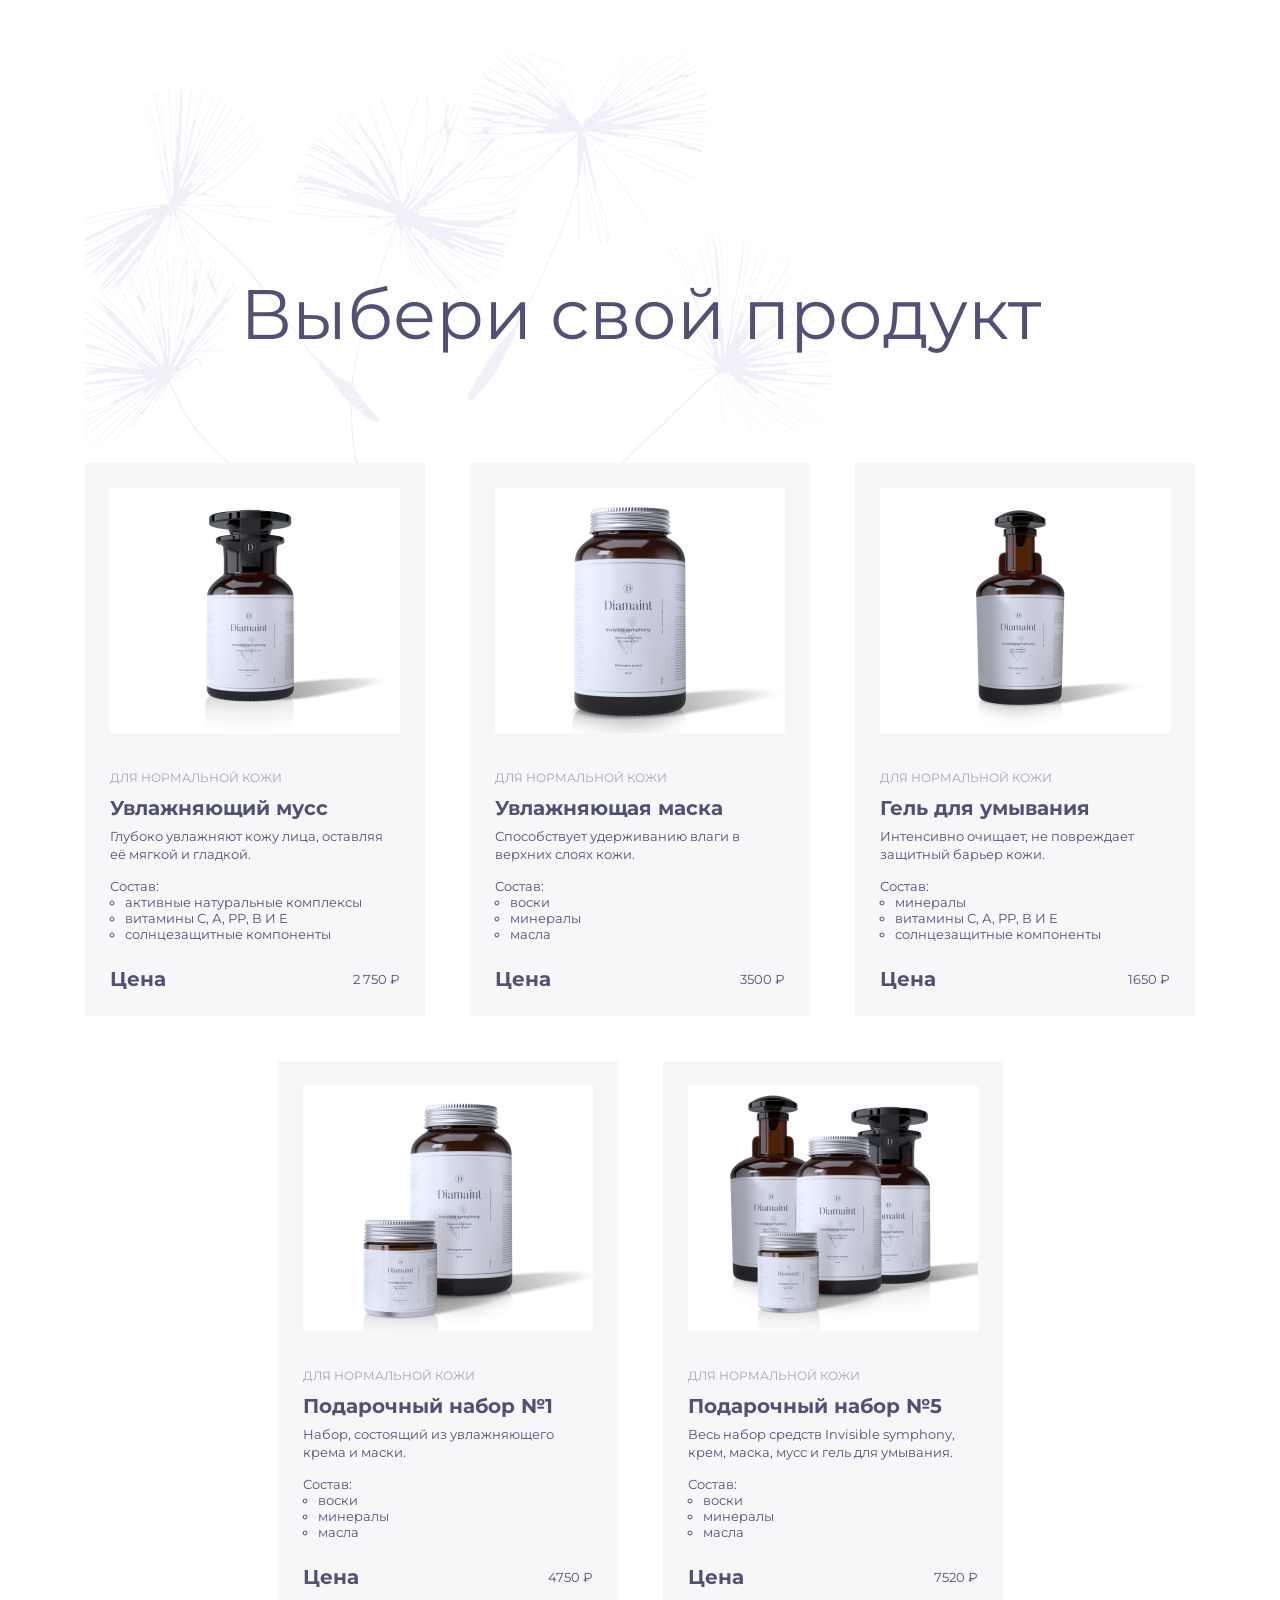
<file: index.html>
<!DOCTYPE html>
<html lang="ru">
    <head>
        <meta charset="UTF-8">
        <meta name="viewport" content="width=device-width, initial-scale=1.0">
        <title>косметика</title>
        <link rel="stylesheet" href="style.css">
        <link rel="preconnect" href="https://fonts.googleapis.com">
        <link rel="preconnect" href="https://fonts.gstatic.com" crossorigin>
        <link href="https://fonts.googleapis.com/css2?family=Montserrat:ital,wght@0,100..900;1,100..900&display=swap" rel="stylesheet"> 
    </head>
    <body>
        <div class="container">
            <h1 class="title">Выбери свой продукт</h1>
            <ul class="card-content">
                <li class="card">
                    <img class="images" src="images/photo_1.jpg" alt="товар увлажняющий мусс" width="290" height="245"/>
                    <span class="card-product">для нормальной кожи</span>
                    <h2 class="name-card">Увлажняющий мусс</h2>
                    <p class="card-text">Глубоко увлажняют кожу лица, оставляя её мягкой и гладкой.</p>
                    <span>Состав: </span>
                    <ul class="compound">
                        <li>активные натуральные комплексы</li>
                        <li>витамины С, А, РР, В И Е</li>
                        <li>солнцезащитные компоненты</li>
                    </ul>
                    <div class="card-wrapper">
                        <b class="card-price">Цена</b>
                        <span class="card-product-price">2 750 ₽</span>
                    </div>
                </li>
                <li class="card">
                    <img class="images" src="images/photo_2.jpg" alt="товар увлажняющая маска" width="290" height="245"/>
                    <span class="card-product">для нормальной кожи</span>
                    <h2 class="name-card">Увлажняющая маска</h2>
                    <p class="card-text">Способствует удерживанию влаги в верхних слоях кожи.</p>
                    <span>Состав: </span>
                    <ul class="compound">
                        <li>воски</li>
                        <li>минералы</li>
                        <li>масла</li>
                    </ul>
                    <div class="card-wrapper">
                    <b class="card-price">Цена</b>
                    <span class="card-product-price">3500 ₽</span>
                    </div>
                </li>
                <li class="card">
                    <img class="images" src="images/photo_3.jpg" alt="товар гель для умывания" width="290" height="245"/>
                    <span class="card-product">для нормальной кожи</span>
                    <h2 class="name-card">Гель для умывания</h2>
                    <p class="card-text">Интенсивно очищает, не повреждает защитный барьер кожи.</p>
                    <span>Состав: </span>
                    <ul class="compound">
                        <li>минералы</li>
                        <li>витамины С, А, РР, В И Е</li>
                        <li>солнцезащитные компоненты</li>
                    </ul>
                    <div class="card-wrapper">
                    <b class="card-price">Цена</b>
                    <span class="card-product-price">1650 ₽</span>
                    </div>
                </li>
                <li class="card">
                    <img class="images" src="images/photo_4.jpg" alt="товар Подарочный набор №1" width="290" height="245"/>
                    <span class="card-product">для нормальной кожи</span>
                    <h2 class="name-card">Подарочный набор №1</h2>
                    <p class="card-text">Набор, состоящий из увлажняющего крема и маски.</p>
                    <span>Состав: </span>
                    <ul class="compound">
                        <li>воски</li>
                        <li>минералы</li>
                        <li>масла</li>
                    </ul>
                    <div class="card-wrapper">
                    <b class="card-price">Цена</b>
                    <span class="card-product-price">4750 ₽</span>
                    </div>
                </li>
                <li class="card">
                    <img class="images" src="images/photo_5.jpg" alt="товар Подарочный набор №5" width="290" height="245"/>
                    <span class="card-product">для нормальной кожи</span>
                    <h2 class="name-card">Подарочный набор №5</h2>
                    <p class="card-text">Весь набор средств Invisible symphony, крем, маска, мусс и гель для умывания.</p>
                    <span>Состав: </span>
                    <ul class="compound">
                        <li>воски</li>
                        <li>минералы</li>
                        <li>масла</li>
                    </ul>
                    <div class="card-wrapper">
                    <b class="card-price">Цена</b>
                    <span class="card-product-price">7520 ₽</span>
                    </div>
                </li>
            </ul>
        </div>
    </body>
</html>
</file>
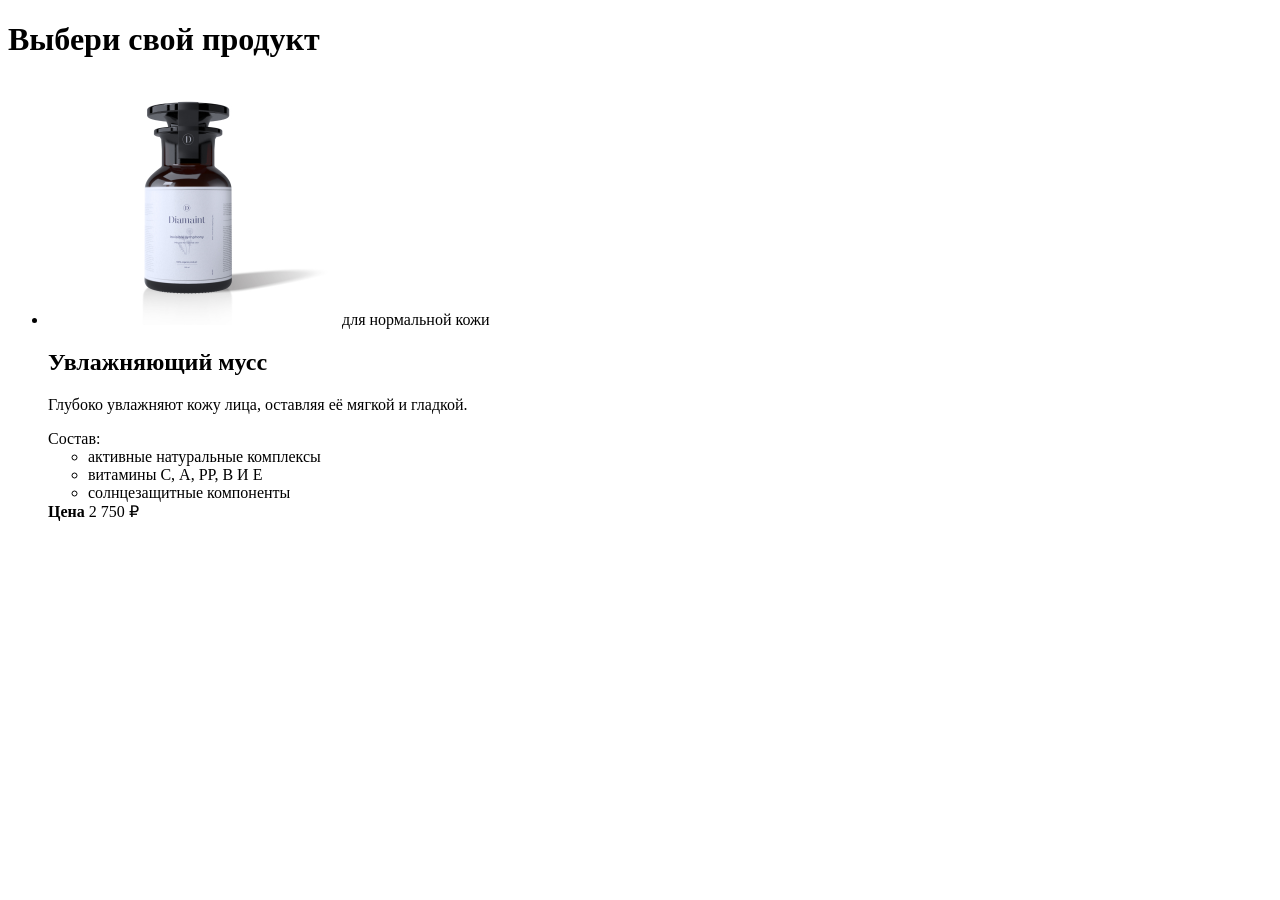
<file: html/index.html>
<!DOCTYPE html>
<html lang="ru">
<head>
    <meta charset="UTF-8">
    <meta name="viewport" content="width=device-width, initial-scale=1.0">
    <title>card</title>
</head>
<body>
    <h1>Выбери свой продукт</h1>
    <ul>
        <li>
            <img src="/images/photo-1.jpg" alt="увлажняющий мусс" width="290px"/>
            <span>для нормальной кожи</span>
            <h2>Увлажняющий мусс</h2>
            <p>Глубоко увлажняют кожу лица, оставляя её мягкой и гладкой.</p>
            <span>Состав: </span>
            <ul>
                <li>активные натуральные комплексы</li>
                <li>витамины С, А, РР, В И Е</li>
                <li>солнцезащитные компоненты</li>
            </ul>
            <div>
                <b>Цена</b>
                <span>2 750 ₽</span>
            </div>
        </li>
    </ul>
</body>
</html>
</file>
<file: style.css>
body {
    font-family: "Montserrat", sans-serif;
    font-size: 13px;
    font-weight: 400;
    color:#515076;
    

}

.container {
    margin: 0 auto;
    width: 1110px;
    background-image:url(images/bg.png);
    background-repeat: no-repeat;
    padding-top: 220px;

}

.title {
    font-size: 70px;
    line-height: 78px;
    text-align: center;
    font-weight: 400;
    margin-bottom: 110px;
   

}

.card-content {
    display: flex;
    justify-content: center;
    flex-wrap: wrap;
    gap: 45px;
    margin: 0px;
    padding: 0px;

}

.card {
    background-color: #F7F7FA;
    width: 290px;
    list-style-type: none;
    padding: 25px 25px;
    

}

.images {
    width: 290px;
    height: 245px;
    margin-bottom: 30px;

}

.card-product {
    font-size: 12px;
    line-height: 24px;
    color: #A5A3B9;
    text-transform: uppercase;

}

.name-card {
    font-size: 20px;
    line-height: 27px;
    font-weight: 700;
    margin: 5px 0px;

}

.card-text {
    font-size: 13px;
    line-height: 18px;
    margin-bottom: 15px;
    margin-top: 5px;

}

.compound {
    margin-bottom: 25px;
    padding-left: 15px;
    font-weight: 400;
    

 }

.card-price {
    font-size: 20px;
    line-height: 24px;
    font-weight: 700;

}

.card-product-prace {
    font-weight: 400;

}

.card-wrapper {
    display: flex;
    justify-content: space-between;
    align-items: center;
}
</file>
